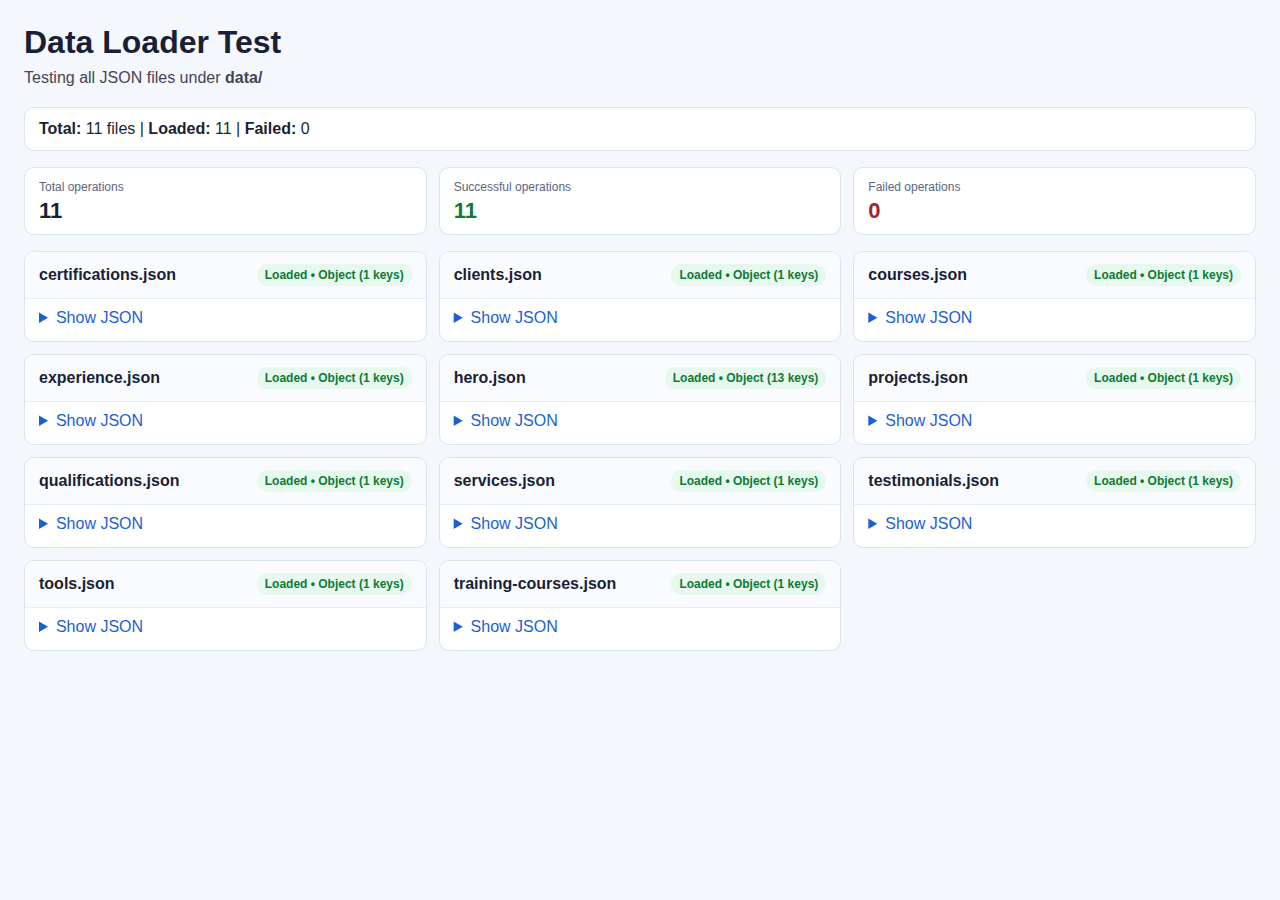
<file: test.html>
<!DOCTYPE html>
<html>
<head>
    <meta charset="UTF-8" />
    <meta name="viewport" content="width=device-width, initial-scale=1.0" />
    <title>Data Loader Test</title>
    <style>
        body {
            font-family: "Segoe UI", Tahoma, Geneva, Verdana, sans-serif;
            margin: 0;
            padding: 24px;
            background: #f4f7fb;
            color: #1a1f36;
        }

        h1 {
            margin-top: 0;
            margin-bottom: 8px;
        }

        .note {
            margin-bottom: 20px;
            color: #445;
        }

        .summary {
            background: #fff;
            border: 1px solid #dbe3ef;
            border-radius: 10px;
            padding: 12px 14px;
            margin-bottom: 16px;
        }

        .stats-grid {
            display: grid;
            grid-template-columns: repeat(auto-fit, minmax(180px, 1fr));
            gap: 12px;
            margin-bottom: 16px;
        }

        .stat-card {
            background: #fff;
            border: 1px solid #dbe3ef;
            border-radius: 10px;
            padding: 12px 14px;
        }

        .stat-label {
            color: #5b6480;
            font-size: 12px;
            margin-bottom: 6px;
        }

        .stat-value {
            font-size: 22px;
            font-weight: 700;
            line-height: 1;
        }

        .stat-value.ok {
            background: transparent;
            color: #0e7a35;
            padding: 0;
            border-radius: 0;
        }

        .stat-value.fail {
            background: transparent;
            color: #a62332;
            padding: 0;
            border-radius: 0;
        }

        .results-grid {
            display: grid;
            grid-template-columns: repeat(auto-fit, minmax(320px, 1fr));
            gap: 12px;
        }

        .file-card {
            background: #fff;
            border: 1px solid #dbe3ef;
            border-radius: 10px;
            overflow: hidden;
        }

        .file-header {
            display: flex;
            justify-content: space-between;
            align-items: center;
            padding: 12px 14px;
            background: #f9fbff;
            border-bottom: 1px solid #e6edf7;
        }

        .file-name {
            font-weight: 600;
        }

        .status {
            font-size: 12px;
            padding: 4px 8px;
            border-radius: 999px;
            font-weight: 600;
        }

        .ok {
            background: #e7f8ee;
            color: #0e7a35;
        }

        .fail {
            background: #fdecee;
            color: #a62332;
        }

        details {
            padding: 0 14px 14px;
        }

        summary {
            cursor: pointer;
            margin-top: 10px;
            color: #1b5fd6;
            user-select: none;
        }

        pre {
            margin: 10px 0 0;
            background: #0f172a;
            color: #d6e0ff;
            padding: 12px;
            border-radius: 8px;
            overflow: auto;
            max-height: 320px;
            font-size: 12px;
            line-height: 1.45;
        }
    </style>
</head>
<body>
    <h1>Data Loader Test</h1>
    <div class="note">Testing all JSON files under <strong>data/</strong></div>
    <div id="output"></div>

    <script>
        const dataFiles = [
            'certifications.json',
            'clients.json',
            'courses.json',
            'experience.json',
            'hero.json',
            'projects.json',
            'qualifications.json',
            'services.json',
            'testimonials.json',
            'tools.json',
            'training-courses.json'
        ];

        function getShapeInfo(data) {
            if (Array.isArray(data)) {
                return `Array (${data.length} items)`;
            }
            if (data && typeof data === 'object') {
                return `Object (${Object.keys(data).length} keys)`;
            }
            return `Primitive (${typeof data})`;
        }

        function renderResult(result) {
            if (!result.ok) {
                return `
                    <div class="file-card">
                        <div class="file-header">
                            <span class="file-name">${result.file}</span>
                            <span class="status fail">Failed</span>
                        </div>
                        <details open>
                            <summary>Error details</summary>
                            <pre>${result.error}</pre>
                        </details>
                    </div>
                `;
            }

            return `
                <div class="file-card">
                    <div class="file-header">
                        <span class="file-name">${result.file}</span>
                        <span class="status ok">Loaded • ${getShapeInfo(result.data)}</span>
                    </div>
                    <details>
                        <summary>Show JSON</summary>
                        <pre>${JSON.stringify(result.data, null, 2)}</pre>
                    </details>
                </div>
            `;
        }

        async function testData() {
            const output = document.getElementById('output');
            output.innerHTML = '<div class="summary">Loading data files...</div>';

            const results = await Promise.all(
                dataFiles.map(async (file) => {
                    try {
                        const response = await fetch(`data/${file}`);
                        if (!response.ok) {
                            throw new Error(`HTTP ${response.status} ${response.statusText}`);
                        }
                        const data = await response.json();
                        return { file, ok: true, data };
                    } catch (error) {
                        return { file, ok: false, error: error.message };
                    }
                })
            );

            const successCount = results.filter((item) => item.ok).length;
            const failCount = results.length - successCount;

            output.innerHTML = `
                <div class="summary">
                    <strong>Total:</strong> ${results.length} files |
                    <strong>Loaded:</strong> ${successCount} |
                    <strong>Failed:</strong> ${failCount}
                </div>
                <div class="stats-grid">
                    <div class="stat-card">
                        <div class="stat-label">Total operations</div>
                        <div class="stat-value">${results.length}</div>
                    </div>
                    <div class="stat-card">
                        <div class="stat-label">Successful operations</div>
                        <div class="stat-value ok">${successCount}</div>
                    </div>
                    <div class="stat-card">
                        <div class="stat-label">Failed operations</div>
                        <div class="stat-value fail">${failCount}</div>
                    </div>
                </div>
                <div class="results-grid">
                    ${results.map(renderResult).join('')}
                </div>
            `;

            console.log('Data test results:', results);
        }

        testData();
    </script>
</body>
</html>
</file>
